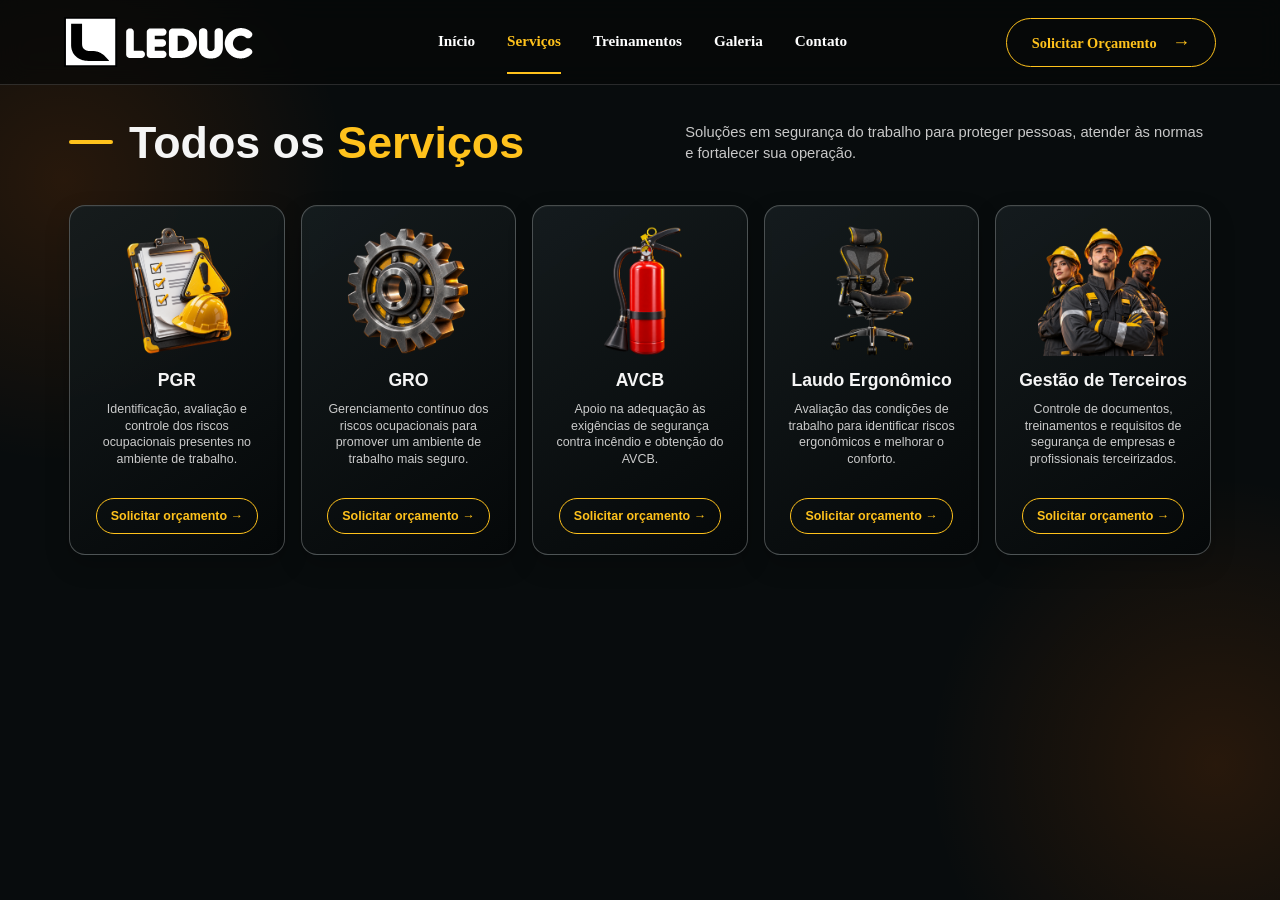
<file: servicos.html>
<!DOCTYPE html>
<html lang="pt-br">
<head>
    <meta charset="UTF-8">
    <meta name="viewport" content="width=device-width, initial-scale=1.0">
    <title>Serviços | LEDUC</title>
    <link rel="stylesheet" href="style.css">
    <link rel="icon" href="img/vetor/leduc_icone_fundo_transparente.svg">
    <script src="orcamento.js" defer></script>
    <script src="transicoes.js" defer></script>
</head>
<body class="pagina-servicos">
    <header class="navbar">
        <a class="navbar-logo" href="index.html#inicio">
            <img src="img/vetor/leduc_logo_sem_fundo_preto.svg" alt="LEDUC">
        </a>

        <nav class="navbar-nav" aria-label="Navegação principal">
            <a href="index.html#inicio">Início</a>
            <a class="ativo" href="servicos.html">Serviços</a>
            <div class="navbar-dropdown">
                <a href="index.html#treinamentos">Treinamentos</a>
                <div class="navbar-submenu">
                    <a href="treinamentos.html">Ver todos os treinamentos <span aria-hidden="true">→</span></a>
                </div>
            </div>
            <a href="index.html#galeria">Galeria</a>
            <a href="index.html#contato">Contato</a>
            <a class="navbar-orcamento navbar-orcamento-mobile" href="index.html#contato">Solicitar Orçamento <span aria-hidden="true">→</span></a>
        </nav>

        <a class="navbar-orcamento" href="index.html#contato">Solicitar Orçamento <span aria-hidden="true">→</span></a>
    </header>

    <main id="catalogo-servicos">
        <div class="catalogo-cabecalho">
            <div>
                <span class="linha-titulo" aria-hidden="true"></span>
                <h1>Todos os <span>Serviços</span></h1>
            </div>
            <p>Soluções em segurança do trabalho para proteger pessoas, atender às normas e fortalecer sua operação.</p>
        </div>

        <div class="catalogo-servicos-grade">
            <article class="catalogo-servico-card">
                <img src="img/servicos/pgr.png" alt="Ilustração de prancheta para PGR">
                <h2>PGR</h2>
                <p>Identificação, avaliação e controle dos riscos ocupacionais presentes no ambiente de trabalho.</p>
                <a href="index.html#contato">Solicitar orçamento →</a>
            </article>

            <article class="catalogo-servico-card">
                <img src="img/servicos/gro.png" alt="Ilustração de engrenagem para GRO">
                <h2>GRO</h2>
                <p>Gerenciamento contínuo dos riscos ocupacionais para promover um ambiente de trabalho mais seguro.</p>
                <a href="index.html#contato">Solicitar orçamento →</a>
            </article>

            <article class="catalogo-servico-card">
                <img src="img/servicos/avcb.png" alt="Ilustração de extintor para AVCB">
                <h2>AVCB</h2>
                <p>Apoio na adequação às exigências de segurança contra incêndio e obtenção do AVCB.</p>
                <a href="index.html#contato">Solicitar orçamento →</a>
            </article>

            <article class="catalogo-servico-card">
                <img src="img/servicos/laudo-ergonomico.png" alt="Ilustração de cadeira ergonômica">
                <h2>Laudo Ergonômico</h2>
                <p>Avaliação das condições de trabalho para identificar riscos ergonômicos e melhorar o conforto.</p>
                <a href="index.html#contato">Solicitar orçamento →</a>
            </article>

            <article class="catalogo-servico-card">
                <img src="img/servicos/gestao-terceiros.png" alt="Ilustração de profissionais usando capacetes">
                <h2>Gestão de Terceiros</h2>
                <p>Controle de documentos, treinamentos e requisitos de segurança de empresas e profissionais terceirizados.</p>
                <a href="index.html#contato">Solicitar orçamento →</a>
            </article>
        </div>
    </main>
</body>
</html>
</file>
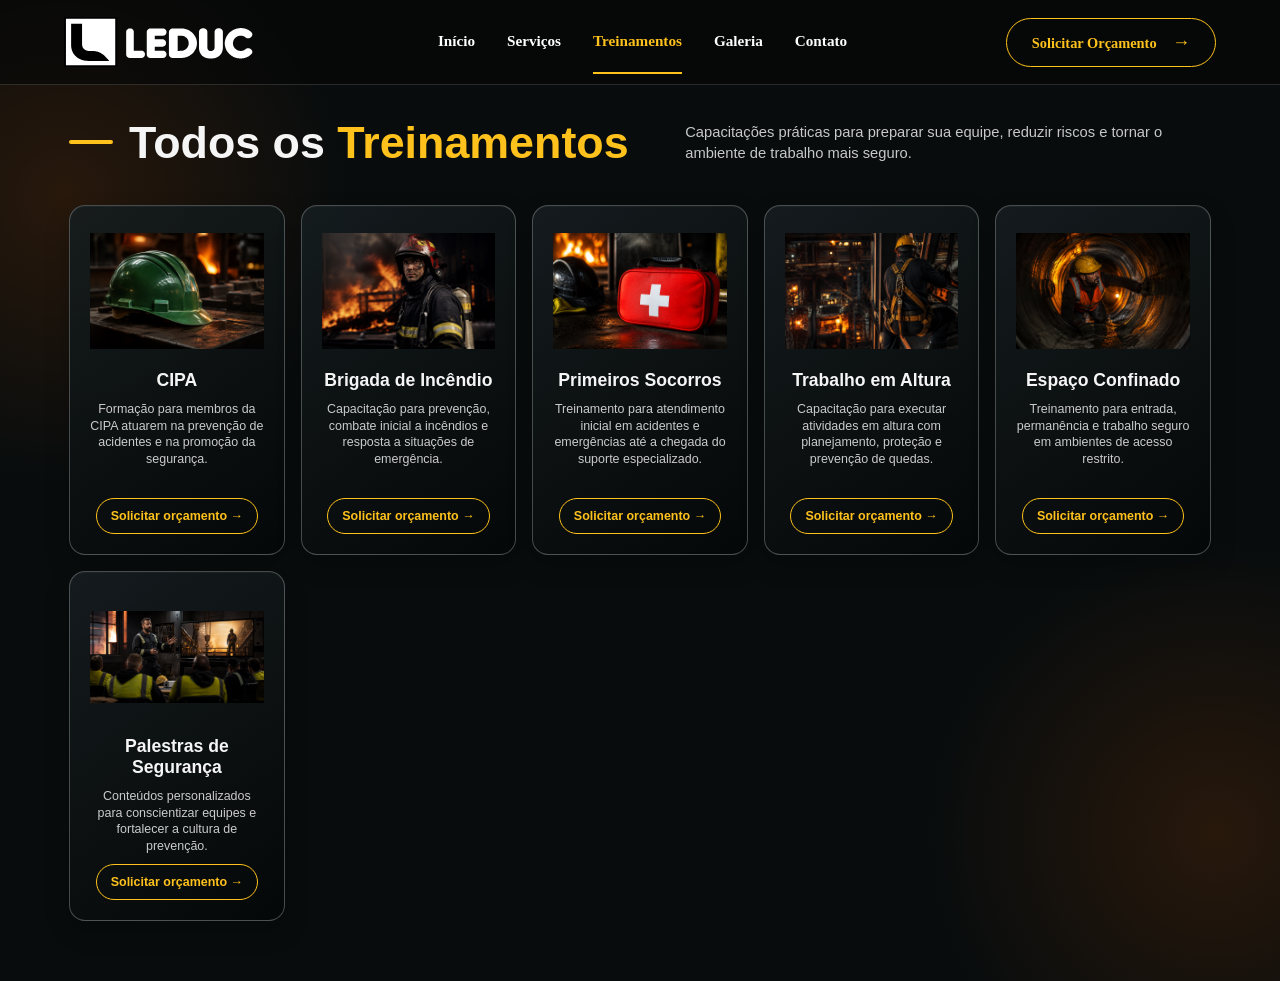
<file: treinamentos.html>
<!DOCTYPE html>
<html lang="pt-br">
<head>
    <meta charset="UTF-8">
    <meta name="viewport" content="width=device-width, initial-scale=1.0">
    <title>Treinamentos | LEDUC</title>
    <link rel="stylesheet" href="style.css">
    <link rel="icon" href="img/vetor/leduc_icone_fundo_transparente.svg">
    <script src="orcamento.js" defer></script>
    <script src="transicoes.js" defer></script>
</head>
<body class="pagina-treinamentos">
    <header class="navbar">
        <a class="navbar-logo" href="index.html#inicio">
            <img src="img/vetor/leduc_logo_sem_fundo_preto.svg" alt="LEDUC">
        </a>

        <nav class="navbar-nav" aria-label="Navegação principal">
            <a href="index.html#inicio">Início</a>
            <div class="navbar-dropdown">
                <a href="index.html#servicos">Serviços</a>
                <div class="navbar-submenu">
                    <a href="servicos.html">Ver todos os serviços <span aria-hidden="true">→</span></a>
                </div>
            </div>
            <a class="ativo" href="treinamentos.html">Treinamentos</a>
            <a href="index.html#galeria">Galeria</a>
            <a href="index.html#contato">Contato</a>
            <a class="navbar-orcamento navbar-orcamento-mobile" href="index.html#contato">Solicitar Orçamento <span aria-hidden="true">→</span></a>
        </nav>

        <a class="navbar-orcamento" href="index.html#contato">Solicitar Orçamento <span aria-hidden="true">→</span></a>
    </header>

    <main id="catalogo-treinamentos">
        <div class="catalogo-cabecalho">
            <div>
                <span class="linha-titulo" aria-hidden="true"></span>
                <h1>Todos os <span>Treinamentos</span></h1>
            </div>
            <p>Capacitações práticas para preparar sua equipe, reduzir riscos e tornar o ambiente de trabalho mais seguro.</p>
        </div>

        <div class="catalogo-servicos-grade">
            <article class="catalogo-servico-card">
                <img src="img/treinamentos/cipa.png" alt="Capacete de segurança verde para treinamento CIPA">
                <h2>CIPA</h2>
                <p>Formação para membros da CIPA atuarem na prevenção de acidentes e na promoção da segurança.</p>
                <a href="index.html#contato">Solicitar orçamento →</a>
            </article>

            <article class="catalogo-servico-card">
                <img src="img/treinamentos/brigada-incendio.png" alt="Bombeiro em treinamento de brigada de incêndio">
                <h2>Brigada de Incêndio</h2>
                <p>Capacitação para prevenção, combate inicial a incêndios e resposta a situações de emergência.</p>
                <a href="index.html#contato">Solicitar orçamento →</a>
            </article>

            <article class="catalogo-servico-card">
                <img src="img/treinamentos/primeiros-socorros.png" alt="Kit de primeiros socorros">
                <h2>Primeiros Socorros</h2>
                <p>Treinamento para atendimento inicial em acidentes e emergências até a chegada do suporte especializado.</p>
                <a href="index.html#contato">Solicitar orçamento →</a>
            </article>

            <article class="catalogo-servico-card">
                <img src="img/treinamentos/trabalho-altura.png" alt="Profissional em treinamento de trabalho em altura">
                <h2>Trabalho em Altura</h2>
                <p>Capacitação para executar atividades em altura com planejamento, proteção e prevenção de quedas.</p>
                <a href="index.html#contato">Solicitar orçamento →</a>
            </article>

            <article class="catalogo-servico-card">
                <img src="img/treinamentos/espaco-confinado.png" alt="Profissional em espaço confinado">
                <h2>Espaço Confinado</h2>
                <p>Treinamento para entrada, permanência e trabalho seguro em ambientes de acesso restrito.</p>
                <a href="index.html#contato">Solicitar orçamento →</a>
            </article>

            <article class="catalogo-servico-card">
                <img src="img/treinamentos/palestras-seguranca.png" alt="Palestra de segurança do trabalho">
                <h2>Palestras de Segurança</h2>
                <p>Conteúdos personalizados para conscientizar equipes e fortalecer a cultura de prevenção.</p>
                <a href="index.html#contato">Solicitar orçamento →</a>
            </article>
        </div>
    </main>
</body>
</html>
</file>
<file: style.css>
*{
    margin: 0;
    padding: 0;
    box-sizing: border-box ;
}

body.transicao-entrada {
    animation: pagina-entrando 0.45s ease-out both;
}

body.transicao-saida {
    animation: pagina-saindo 0.38s ease-in both;
    pointer-events: none;
}

@keyframes pagina-entrando {
    from {
        opacity: 0;
    }

    to {
        opacity: 1;
    }
}

@keyframes pagina-saindo {
    from {
        opacity: 1;
        filter: brightness(1);
    }

    to {
        opacity: 0;
        filter: brightness(0.35);
    }
}

@media (prefers-reduced-motion: reduce) {
    body.transicao-entrada,
    body.transicao-saida {
        animation: none;
    }
}

#inicio,
#servicos,
#treinamentos,
#galeria,
#contato {
    scroll-margin-top: 86px;
}

.navbar {
    position: fixed;
    z-index: 10;
    top: 0;
    left: 0;
    width: 100%;
    min-height: 64px;
    display: flex;
    justify-content: space-between;
    align-items: center;
    padding: 10px 5%;
    background-color: rgba(5, 7, 8, 0.62);
    backdrop-filter: blur(12px);
    -webkit-backdrop-filter: blur(12px);
    border-bottom: 1px solid rgba(255, 255, 255, 0.14);
}

.navbar img {
    height: 50px;
    width: auto;
    display: block;
}

.navbar a {
    color: white;
    text-decoration: none;
    transition: color 0.3s, border-color 0.3s, background-color 0.3s;
}

.navbar .navbar-logo {
    flex: 0 0 215px;
}

.navbar .navbar-nav {
    position: relative;
    align-self: stretch;
    display: flex;
    align-items: center;
    gap: clamp(18px, 2.5vw, 42px);
}

.navbar .navbar-nav > a,
.navbar .navbar-dropdown > a {
    height: 64px;
    display: flex;
    align-items: center;
    border-bottom: 2px solid transparent;
    font-size: 0.95rem;
    font-weight: 600;
}

.navbar .navbar-nav > a:hover,
.navbar .navbar-nav > a.ativo,
.navbar .navbar-dropdown > a:hover,
.navbar .navbar-dropdown > a.ativo {
    color: #ffc21c;
    border-bottom-color: #ffc21c;
}

.navbar-dropdown {
    position: relative;
    align-self: stretch;
    display: flex;
}

.navbar-submenu {
    position: absolute;
    z-index: 11;
    top: 58px;
    left: 50%;
    min-width: 205px;
    padding: 8px;
    border: 1px solid rgba(255, 194, 28, 0.45);
    border-radius: 10px;
    background: rgba(5, 7, 8, 0.92);
    box-shadow: 0 12px 28px rgba(0, 0, 0, 0.35);
    opacity: 0;
    pointer-events: none;
    transform: translate(-50%, -8px);
    transition: opacity 0.2s ease, transform 0.2s ease;
}

.navbar-submenu a {
    display: flex;
    justify-content: space-between;
    align-items: center;
    gap: 14px;
    padding: 11px 12px;
    border-radius: 6px;
    color: #ffc21c;
    font-size: 0.78rem;
    font-weight: 700;
    white-space: nowrap;
}

.navbar-submenu a:hover {
    background: #ffc21c;
    color: #111;
}

.navbar-dropdown:hover .navbar-submenu,
.navbar-dropdown:has(> a:focus-visible) .navbar-submenu,
.navbar-dropdown:has(.navbar-submenu a:focus-visible) .navbar-submenu {
    opacity: 1;
    pointer-events: auto;
    transform: translate(-50%, 0);
}

.navbar .navbar-orcamento {
    flex: 0 0 210px;
    padding: 13px 18px;
    border: 1px solid #ffc21c;
    border-radius: 999px;
    color: #ffc21c;
    font-size: 0.9rem;
    font-weight: 700;
    text-align: center;
}

.navbar .navbar-orcamento:hover {
    background-color: #ffc21c;
    color: #111;
}

.navbar .navbar-orcamento span {
    margin-left: 12px;
    font-size: 1.25em;
}

@media (max-width: 960px) {
    .navbar .navbar-logo {
        flex-basis: 165px;
    }

    .navbar img {
        height: 40px;
    }

    .navbar .navbar-nav {
        gap: 16px;
    }

    .navbar .navbar-orcamento {
        flex-basis: 185px;
    }
}

@media (max-width: 760px) {
    .navbar {
        padding: 10px 20px;
    }

    .navbar .navbar-logo {
        flex-basis: auto;
    }

    .navbar img {
        height: 34px;
    }

    .navbar .navbar-nav,
    .navbar .navbar-orcamento {
        display: none;
    }
}
#inicio {
    aspect-ratio: 2035 / 773;
    padding: max(96px, 7vw) 12% 3%;
    display: flex;
    flex-direction: column;
    align-items: flex-start;
    color: white;
    font-family: Arial, Helvetica, sans-serif;
    background-image:
        linear-gradient(
            90deg,
            rgba(0, 0, 0, 0.86) 0%,
            rgba(0, 0, 0, 0.66) 43%,
            rgba(0, 0, 0, 0.08) 68%
        ),
        url("img/section-inicio.png");
    background-size: 100% 100%;
    background-position: center;
    background-repeat: no-repeat;
}

#inicio .inicio-chamada {
    margin-bottom: 13px;
    font-size: clamp(0.65rem, 0.82vw, 0.95rem);
    font-weight: 500;
    line-height: 1.35;
}

#inicio h1 {
    max-width: 700px;
    margin-bottom: 16px;
    font-size: clamp(2rem, 3.65vw, 4.25rem);
    font-style: italic;
    line-height: 1;
    font-weight: 800;
}

#inicio h1 span {
    color: #ffc21c;
    font-style: normal;
}

#inicio .inicio-descricao {
    max-width: 560px;
    margin-bottom: 23px;
    font-size: clamp(0.85rem, 1.1vw, 1.1rem);
    line-height: 1.4;
}

#inicio .inicio-botao {
    display: inline-block;
    padding: 15px 26px;
    border-radius: 999px;
    background-color: #ffc21c;
    color: #111;
    font-size: clamp(0.75rem, 0.9vw, 1rem);
    font-weight: 700;
    text-decoration: none;
}

#inicio .inicio-botao:hover {
    background-color: white;
}

#inicio .inicio-botao span {
    margin-left: 12px;
    font-size: 1.2em;
}

#inicio .inicio-beneficios {
    display: flex;
    gap: 22px;
    margin-top: auto;
}

#inicio .beneficio {
    display: flex;
    align-items: center;
    gap: 10px;
    padding-right: 22px;
    border-right: 1px solid rgba(255, 255, 255, 0.45);
}

#inicio .beneficio:last-child {
    padding-right: 0;
    border-right: 0;
}

#inicio .beneficio img {
    width: clamp(24px, 2vw, 38px);
    height: clamp(24px, 2vw, 38px);
}

#inicio .beneficio p {
    font-size: clamp(0.55rem, 0.7vw, 0.83rem);
    line-height: 1.25;
}

@media (max-width: 700px) {
    #inicio {
        aspect-ratio: auto;
        min-height: 100dvh;
        height: 100dvh;
        padding: 86px 24px 28px;
        background-image:
            linear-gradient(
                90deg,
                rgba(0, 0, 0, 0.86) 0%,
                rgba(0, 0, 0, 0.66) 43%,
                rgba(0, 0, 0, 0.08) 68%
            ),
            url("img/section-inicio-v2.png");
        background-size: cover;
        background-position: 100% center;
    }

    #inicio .inicio-beneficios {
        width: 100%;
        flex-wrap: nowrap;
        gap: 0;
    }

    #inicio .beneficio {
        flex: 1 1 0;
        gap: 6px;
        padding-right: 8px;
    }

    #inicio .beneficio img {
        width: 21px;
        height: 21px;
    }

    #inicio .beneficio p {
        font-size: 0.56rem;
    }
}

#servicos {
    padding: 42px 5.4% 28px;
    color: #f5f5f5;
    font-family: Arial, Helvetica, sans-serif;
    background:
        radial-gradient(circle at 2% 75%, rgba(255, 130, 0, 0.16), transparent 18%),
        radial-gradient(circle at 98% 15%, rgba(255, 130, 0, 0.12), transparent 20%),
        linear-gradient(135deg, #111719 0%, #080c0d 52%, #101618 100%);
    border-top: 1px solid rgba(255, 194, 28, 0.32);
    border-bottom: 1px solid rgba(255, 194, 28, 0.32);
}

.servicos-cabecalho {
    display: grid;
    grid-template-columns: 1fr 1.15fr 1fr;
    align-items: center;
    gap: 24px;
    margin-bottom: 24px;
}

.servicos-titulo {
    display: flex;
    align-items: center;
    gap: 16px;
}

.linha-titulo {
    width: 44px;
    height: 4px;
    border-radius: 999px;
    background-color: #ffc21c;
}

.servicos-titulo h2 {
    font-size: clamp(1.7rem, 2.4vw, 2.8rem);
    line-height: 1;
}

.servicos-titulo h2 span {
    color: #ffc21c;
}

.servicos-cabecalho > p {
    color: #c8c8c8;
    font-size: clamp(0.78rem, 1vw, 1rem);
    line-height: 1.3;
    text-align: center;
}

.ver-servicos {
    justify-self: end;
    color: #ffc21c;
    font-size: clamp(0.78rem, 0.9vw, 0.95rem);
    font-weight: 700;
    text-decoration: none;
}

.ver-servicos span {
    margin-left: 10px;
    font-size: 1.3em;
}

.servicos-grade {
    display: grid;
    grid-template-columns: repeat(5, minmax(0, 1fr));
    gap: 12px;
}

.servico-card {
    min-height: 0;
    padding: 16px 18px 18px;
    display: flex;
    flex-direction: column;
    align-items: center;
    border: 1px solid rgba(196, 204, 203, 0.33);
    border-radius: 14px;
    background: linear-gradient(145deg, rgba(22, 29, 31, 0.88), rgba(5, 8, 9, 0.92));
    box-shadow: inset 0 1px rgba(255, 255, 255, 0.04), 0 10px 25px rgba(0, 0, 0, 0.22);
    transition: transform 0.25s ease, border-color 0.25s ease, background-color 0.25s ease;
}

.servico-card:hover {
    transform: translateY(-6px);
    border-color: rgba(255, 194, 28, 0.8);
    background-color: #111719;
}

.servico-card > img {
    width: 100%;
    height: clamp(85px, 7.5vw, 115px);
    margin-bottom: 8px;
    object-fit: contain;
}

.servico-card h3 {
    margin-bottom: 9px;
    font-size: clamp(1rem, 1.2vw, 1.35rem);
    line-height: 1.05;
    text-align: center;
}

.servico-card p {
    width: 100%;
    color: #c9c9c9;
    font-size: clamp(0.76rem, 0.87vw, 0.96rem);
    line-height: 1.27;
    text-align: center;
}

.servico-detalhes {
    display: none;
    gap: 10px;
    margin-top: 16px;
    padding-top: 15px;
    border-top: 1px solid rgba(255, 255, 255, 0.16);
}

.servico-detalhes strong {
    color: #ffc21c;
    font-size: 0.78rem;
}

.servico-detalhes p {
    margin-top: 3px;
    font-size: 0.78rem;
    line-height: 1.35;
}

.servico-detalhes a {
    width: fit-content;
    margin-top: 4px;
    padding: 10px 15px;
    border-radius: 999px;
    background-color: #ffc21c;
    color: #111;
    font-size: 0.78rem;
    font-weight: 700;
    text-decoration: none;
}

.servico-detalhe,
.treinamento-detalhe {
    width: 31px;
    height: 31px;
    margin-top: auto;
    display: grid;
    place-items: center;
    border: 2px solid #ffc21c;
    border-radius: 50%;
    background: transparent;
    color: #ffc21c;
    cursor: pointer;
    font-size: 1.15rem;
    font-weight: 700;
    line-height: 1;
    transition: background-color 0.25s ease, color 0.25s ease, transform 0.25s ease;
}

.servico-detalhe:hover,
.treinamento-detalhe:hover {
    background-color: #ffc21c;
    color: #111;
}

body.modal-aberto {
    overflow: hidden;
}

.servico-modal {
    position: fixed;
    z-index: 100;
    inset: 0;
    display: grid;
    place-items: center;
    padding: 24px;
    overflow-y: auto;
    background: rgba(1, 4, 5, 0.78);
    backdrop-filter: blur(9px) brightness(0.55);
    -webkit-backdrop-filter: blur(9px) brightness(0.55);
    opacity: 0;
    pointer-events: none;
    transition: opacity 0.3s ease;
}

.servico-modal::before {
    content: "";
    position: fixed;
    inset: -20%;
    z-index: -1;
    pointer-events: none;
    background:
        radial-gradient(circle at 15% 85%, rgba(255, 64, 0, 0.32), transparent 26%),
        radial-gradient(circle at 82% 18%, rgba(255, 169, 0, 0.24), transparent 23%),
        radial-gradient(circle at 51% 102%, rgba(255, 104, 0, 0.26), transparent 29%);
    filter: blur(34px);
    animation: brilho-fogo 2.5s ease-in-out infinite alternate;
}

.servico-modal.visivel {
    opacity: 1;
    pointer-events: auto;
}

.modal-painel {
    position: relative;
    width: min(720px, 100%);
    min-height: 360px;
    display: grid;
    grid-template-columns: minmax(180px, 0.72fr) 1.28fr;
    gap: 26px;
    align-items: center;
    padding: 32px;
    border: 1px solid rgba(255, 194, 28, 0.65);
    border-radius: 20px;
    color: #fff;
    background:
        radial-gradient(circle at 15% 90%, rgba(202, 64, 0, 0.18), transparent 35%),
        linear-gradient(145deg, rgba(25, 32, 34, 0.98), rgba(4, 7, 8, 0.99));
    box-shadow: 0 0 55px rgba(255, 111, 0, 0.28), 0 22px 60px rgba(0, 0, 0, 0.65);
}

.servico-modal.visivel .modal-painel {
    animation: giro-cartao 0.72s cubic-bezier(0.2, 0.85, 0.25, 1) both;
}

.modal-fechar {
    position: absolute;
    top: 12px;
    right: 15px;
    width: 35px;
    height: 35px;
    border: 1px solid rgba(255, 255, 255, 0.35);
    border-radius: 50%;
    background: transparent;
    color: #fff;
    cursor: pointer;
    font-size: 1.5rem;
    line-height: 1;
}

.modal-fechar:hover {
    border-color: #ffc21c;
    color: #ffc21c;
}

.modal-imagem {
    width: 100%;
    max-height: 250px;
    object-fit: contain;
}

.modal-conteudo h2 {
    margin-bottom: 10px;
    color: #ffc21c;
    font-size: clamp(1.75rem, 3vw, 2.55rem);
}

.modal-resumo {
    margin-bottom: 18px;
    color: #dedede;
    line-height: 1.45;
}

.modal-detalhes {
    display: grid;
    gap: 13px;
    padding-top: 16px;
    border-top: 1px solid rgba(255, 255, 255, 0.17);
}

.modal-detalhes strong {
    color: #ffc21c;
    font-size: 0.84rem;
}

.modal-detalhes p {
    margin-top: 4px;
    color: #d2d2d2;
    font-size: 0.88rem;
    line-height: 1.4;
}

.modal-detalhes a {
    width: fit-content;
    margin-top: 4px;
    padding: 12px 18px;
    border-radius: 999px;
    background-color: #ffc21c;
    color: #111;
    font-size: 0.86rem;
    font-weight: 700;
    text-decoration: none;
}

@keyframes giro-cartao {
    from {
        opacity: 0;
        transform: perspective(1100px) rotateY(-80deg) scale(0.86);
    }

    70% {
        opacity: 1;
        transform: perspective(1100px) rotateY(8deg) scale(1.02);
    }

    to {
        opacity: 1;
        transform: perspective(1100px) rotateY(0) scale(1);
    }
}

@keyframes brilho-fogo {
    from {
        transform: translate3d(-2%, 1%, 0) scale(0.98);
    }

    to {
        transform: translate3d(2%, -1%, 0) scale(1.04);
    }
}

@media (max-width: 1000px) {
    .servicos-grade {
        grid-template-columns: repeat(3, minmax(0, 1fr));
    }
}

@media (max-width: 700px) {
    #servicos {
        padding: 36px 24px;
    }

    .servicos-cabecalho {
        grid-template-columns: 1fr;
        gap: 18px;
    }

    .servicos-cabecalho > p {
        text-align: left;
    }

    .ver-servicos {
        justify-self: start;
    }

    .servicos-grade {
        grid-template-columns: repeat(2, minmax(0, 1fr));
        gap: 10px;
    }

    .servico-card:nth-child(n + 5) {
        display: none;
    }

    .servico-card {
        padding: 13px 10px 14px;
    }

    .servico-card > img {
        height: 88px;
    }

    .servico-card h3 {
        margin-bottom: 7px;
        font-size: 0.98rem;
    }

    .servico-card p {
        font-size: 0.7rem;
        line-height: 1.25;
    }

    .servico-detalhe {
        width: auto;
        height: auto;
        min-height: 33px;
        padding: 0 11px;
        font-size: 0;
    }

    .servico-detalhe::before {
        content: "Ver detalhes";
        font-size: 0.65rem;
    }

    .servico-detalhe::after {
        margin-left: 7px;
        content: "→";
        font-size: 0.8rem;
    }

    .modal-painel {
        grid-template-columns: 1fr;
        gap: 12px;
        padding: 52px 24px 28px;
    }

    .modal-imagem {
        max-height: 175px;
    }
}

#treinamentos {
    padding: 34px 5.4% 22px;
    color: #f5f5f5;
    font-family: Arial, Helvetica, sans-serif;
    background:
        radial-gradient(circle at 1% 80%, rgba(255, 102, 0, 0.18), transparent 18%),
        radial-gradient(circle at 100% 82%, rgba(255, 102, 0, 0.23), transparent 20%),
        linear-gradient(135deg, #111719 0%, #080c0d 52%, #101618 100%);
    border-top: 1px solid rgba(255, 194, 28, 0.32);
    border-bottom: 1px solid rgba(255, 194, 28, 0.32);
}

.treinamentos-cabecalho {
    display: grid;
    grid-template-columns: max-content minmax(240px, 1fr) max-content;
    align-items: center;
    gap: clamp(24px, 4vw, 64px);
    margin-bottom: 18px;
}

.treinamentos-titulo {
    display: flex;
    align-items: center;
    gap: 16px;
}

.treinamentos-titulo h2 {
    font-size: clamp(1.55rem, 2vw, 2.35rem);
    line-height: 1;
    white-space: nowrap;
}

.treinamentos-titulo h2 span {
    color: #ffc21c;
}

.treinamentos-cabecalho > p {
    color: #c8c8c8;
    font-size: clamp(0.76rem, 0.9vw, 0.94rem);
    line-height: 1.3;
    text-align: center;
}

.ver-treinamentos {
    justify-self: end;
    color: #ffc21c;
    font-size: clamp(0.76rem, 0.86vw, 0.92rem);
    font-weight: 700;
    text-decoration: none;
}

.ver-treinamentos span {
    margin-left: 10px;
    font-size: 1.3em;
}

.treinamentos-grade {
    display: grid;
    grid-template-columns: repeat(6, minmax(0, 1fr));
    gap: 10px;
}

.treinamento-card {
    min-height: 0;
    display: flex;
    flex-direction: column;
    align-items: center;
    overflow: hidden;
    border: 1px solid rgba(196, 204, 203, 0.33);
    border-radius: 12px;
    background: linear-gradient(145deg, rgba(22, 29, 31, 0.9), rgba(5, 8, 9, 0.94));
    box-shadow: inset 0 1px rgba(255, 255, 255, 0.04), 0 10px 25px rgba(0, 0, 0, 0.22);
    transition: transform 0.25s ease, border-color 0.25s ease;
}

.treinamento-card:hover {
    transform: translateY(-6px);
    border-color: rgba(255, 194, 28, 0.8);
}

.treinamento-card > img {
    width: 100%;
    height: clamp(88px, 8.5vw, 130px);
    object-fit: cover;
    object-position: center;
}

.treinamento-card h3 {
    margin: 11px 13px 7px;
    font-size: clamp(0.9rem, 1.02vw, 1.1rem);
    line-height: 1.1;
    text-align: center;
}

.treinamento-card p {
    width: calc(100% - 26px);
    margin: 0 13px;
    color: #c9c9c9;
    font-size: clamp(0.7rem, 0.77vw, 0.84rem);
    line-height: 1.3;
    text-align: center;
}

.treinamento-detalhes {
    display: none;
}

.treinamento-detalhe {
    width: 27px;
    height: 27px;
    margin: auto auto 13px;
    display: grid;
    place-items: center;
    border: 2px solid #ffc21c;
    border-radius: 50%;
    background: transparent;
    color: #ffc21c;
    cursor: pointer;
    font-size: 1rem;
    font-weight: 700;
    line-height: 1;
}

.treinamento-detalhe:hover {
    background-color: #ffc21c;
    color: #111;
}

.servico-detalhe,
.treinamento-detalhe {
    width: auto;
    min-height: 36px;
    height: auto;
    padding: 8px 14px;
    display: inline-flex;
    align-items: center;
    justify-content: center;
    gap: 8px;
    border-radius: 999px;
    font-size: 0.95rem;
}

.servico-detalhe {
    margin-top: auto;
}

.treinamento-detalhe {
    margin: auto auto 13px;
}

.servico-detalhe::before,
.treinamento-detalhe::before {
    content: "Ver detalhes";
    font-size: 0.76rem;
    font-weight: 700;
}

@media (max-width: 1100px) {
    .treinamentos-grade {
        grid-template-columns: repeat(3, minmax(0, 1fr));
    }
}

@media (max-width: 700px) {
    #treinamentos {
        padding: 36px 24px;
    }

    .treinamentos-cabecalho {
        grid-template-columns: 1fr;
        gap: 18px;
    }

    .treinamentos-cabecalho > p {
        text-align: left;
    }

    .ver-treinamentos {
        justify-self: start;
    }

    .treinamentos-grade {
        grid-template-columns: repeat(2, minmax(0, 1fr));
        gap: 10px;
    }

    .treinamento-card:nth-child(n + 5) {
        display: none;
    }

    .treinamento-card {
        padding: 0 10px 12px;
    }

    .treinamento-card > img {
        height: 100px;
        margin: 0 -10px 9px;
        width: calc(100% + 20px);
    }

    .treinamento-card h3 {
        margin: 5px 0 6px;
        font-size: 0.88rem;
    }

    .treinamento-card p {
        width: 100%;
        margin: 0;
        font-size: 0.67rem;
        line-height: 1.25;
    }

    .treinamento-detalhe {
        min-height: 33px;
        margin: auto auto 0;
        padding: 0 11px;
        font-size: 0;
    }

    .treinamento-detalhe::before {
        font-size: 0.65rem;
    }

    .treinamento-detalhe::after {
        margin-left: 7px;
        content: "→";
        font-size: 0.8rem;
    }
}

#galeria {
    position: relative;
    display: grid;
    grid-template-columns: minmax(220px, 0.82fr) minmax(460px, 1.7fr) minmax(110px, 0.35fr);
    align-items: center;
    gap: 28px;
    min-height: 275px;
    padding: 28px 5.4%;
    overflow: hidden;
    color: #f5f5f5;
    font-family: Arial, Helvetica, sans-serif;
    background:
        radial-gradient(circle at 100% 80%, rgba(255, 96, 0, 0.28), transparent 22%),
        radial-gradient(circle at 0% 30%, rgba(255, 96, 0, 0.14), transparent 17%),
        linear-gradient(135deg, #111719 0%, #070b0c 54%, #111719 100%);
    border-top: 1px solid rgba(255, 194, 28, 0.32);
    border-bottom: 1px solid rgba(255, 194, 28, 0.32);
}

.galeria-intro {
    position: relative;
    z-index: 2;
}

.galeria-titulo {
    display: flex;
    align-items: center;
    gap: 16px;
    margin-bottom: 16px;
}

.galeria-titulo h2 {
    font-size: clamp(1.6rem, 2.2vw, 2.5rem);
}

.galeria-intro > p {
    max-width: 270px;
    margin-bottom: 20px;
    color: #dadada;
    font-size: clamp(0.8rem, 1vw, 1rem);
    line-height: 1.4;
}

.galeria-abrir {
    display: inline-block;
    padding: 11px 16px;
    border: 1px solid #ffc21c;
    border-radius: 999px;
    background: transparent;
    color: #fff;
    cursor: pointer;
    font-size: 0.82rem;
    font-weight: 700;
    text-decoration: none;
}

.galeria-abrir span {
    margin-left: 10px;
    color: #ffc21c;
    font-size: 1.25em;
}

.galeria-abrir:hover {
    background-color: #ffc21c;
    color: #111;
}

.galeria-abrir:hover span {
    color: #111;
}

.galeria-carrossel {
    position: relative;
    min-width: 0;
    height: 205px;
}

.galeria-fotos {
    position: relative;
    width: 100%;
    height: 100%;
}

.galeria-foto {
    position: absolute;
    top: 10px;
    width: 34%;
    height: 172px;
    border: 2px solid rgba(255, 255, 255, 0.68);
    border-radius: 10px;
    object-fit: cover;
    box-shadow: 0 12px 24px rgba(0, 0, 0, 0.45);
    opacity: 0;
    pointer-events: none;
    transition: left 0.55s ease, transform 0.55s ease, opacity 0.35s ease;
}

.galeria-foto.posicao-0 {
    left: 1%;
    z-index: 1;
    opacity: 1;
    transform: rotate(-5deg) scale(0.93);
}

.galeria-foto.posicao-1 {
    left: 32%;
    z-index: 3;
    opacity: 1;
    transform: rotate(3deg) scale(1.08);
}

.galeria-foto.posicao-2 {
    left: 64%;
    z-index: 2;
    opacity: 1;
    transform: rotate(-4deg) scale(0.93);
}

.galeria-foto.fora-da-galeria {
    left: 96%;
    z-index: 0;
    opacity: 0;
    transform: rotate(5deg) scale(0.8);
}

.galeria-controle {
    position: absolute;
    z-index: 5;
    top: 50%;
    width: 34px;
    height: 34px;
    display: grid;
    place-items: center;
    border: 1px solid rgba(255, 255, 255, 0.6);
    border-radius: 50%;
    background: rgba(4, 8, 9, 0.88);
    color: #fff;
    cursor: pointer;
    font-size: 1.15rem;
    transform: translateY(-50%);
}

.galeria-controle:hover {
    border-color: #ffc21c;
    background-color: #ffc21c;
    color: #111;
}

.galeria-anterior {
    left: -11px;
}

.galeria-proxima {
    right: -11px;
}

.galeria-frase {
    color: #d8d8d8;
    font-family: Georgia, serif;
    font-size: clamp(1.1rem, 1.7vw, 1.85rem);
    font-style: italic;
    line-height: 1.05;
    transform: rotate(-8deg);
}

.galeria-modal {
    position: fixed;
    z-index: 110;
    inset: 0;
    display: grid;
    place-items: center;
    padding: 24px;
    overflow-y: auto;
    background: rgba(1, 4, 5, 0.82);
    backdrop-filter: blur(10px);
    -webkit-backdrop-filter: blur(10px);
    opacity: 0;
    pointer-events: none;
    transition: opacity 0.25s ease;
}

.galeria-modal.visivel {
    opacity: 1;
    pointer-events: auto;
}

.galeria-modal-painel {
    position: relative;
    width: min(980px, 100%);
    padding: 34px;
    border: 1px solid rgba(255, 194, 28, 0.65);
    border-radius: 18px;
    background: linear-gradient(145deg, #182023, #06090a);
    box-shadow: 0 0 55px rgba(255, 111, 0, 0.22), 0 22px 60px rgba(0, 0, 0, 0.65);
}

.galeria-modal-painel h2 {
    margin-bottom: 22px;
    color: #ffc21c;
    font-family: Arial, Helvetica, sans-serif;
    font-size: clamp(1.7rem, 3vw, 2.6rem);
}

.galeria-modal-fechar {
    position: absolute;
    top: 14px;
    right: 16px;
    width: 35px;
    height: 35px;
    border: 1px solid rgba(255, 255, 255, 0.38);
    border-radius: 50%;
    background: transparent;
    color: #fff;
    cursor: pointer;
    font-size: 1.5rem;
    line-height: 1;
}

.galeria-modal-fechar:hover {
    border-color: #ffc21c;
    color: #ffc21c;
}

.galeria-modal-grade {
    display: grid;
    grid-template-columns: repeat(2, minmax(0, 1fr));
    gap: 16px;
}

.galeria-modal-grade img {
    width: 100%;
    aspect-ratio: 4 / 3;
    border: 1px solid rgba(255, 255, 255, 0.28);
    border-radius: 10px;
    object-fit: cover;
}

@media (max-width: 900px) {
    #galeria {
        grid-template-columns: 1fr;
    }

    .galeria-frase {
        display: none;
    }
}

@media (max-width: 600px) {
    #galeria {
        padding: 36px 24px;
    }

    .galeria-carrossel {
        height: 240px;
    }

    .galeria-foto {
        width: 58%;
        height: 190px;
    }

    .galeria-foto.posicao-0 {
        left: -5%;
    }

    .galeria-foto.posicao-1 {
        left: 23%;
    }

    .galeria-foto.posicao-2 {
        left: 50%;
    }

    .galeria-modal-painel {
        padding: 52px 20px 20px;
    }

    .galeria-modal-grade {
        grid-template-columns: 1fr;
    }
}

#contato {
    min-height: 0;
    aspect-ratio: 5 / 1;
    display: grid;
    grid-template-columns: minmax(300px, 0.82fr) minmax(460px, 1.18fr);
    align-items: center;
    gap: clamp(36px, 6vw, 100px);
    padding: 22px 5.4%;
    color: #fff;
    font-family: Arial, Helvetica, sans-serif;
    background-image:
        linear-gradient(90deg, rgba(3, 8, 9, 0.96) 0%, rgba(3, 8, 9, 0.8) 38%, rgba(3, 8, 9, 0.18) 82%),
        url("img/section-contato-wide.png");
    background-size: 100% 100%;
    background-position: center;
    border-top: 1px solid rgba(255, 194, 28, 0.38);
}

.contato-chamada {
    max-width: 445px;
    padding: clamp(18px, 2vw, 30px);
    border: 1px solid rgba(255, 194, 28, 0.3);
    border-left: 3px solid #ffc21c;
    border-radius: 4px 14px 14px 4px;
    background: linear-gradient(110deg, rgba(5, 10, 11, 0.92), rgba(5, 10, 11, 0.57));
    box-shadow: 0 16px 34px rgba(0, 0, 0, 0.22);
    backdrop-filter: blur(5px);
    -webkit-backdrop-filter: blur(5px);
}

.contato-chamada::before {
    content: "FALE COM A LEDUC";
    display: block;
    margin-bottom: 8px;
    color: #ffc21c;
    font-size: clamp(0.63rem, 0.72vw, 0.75rem);
    font-weight: 800;
    letter-spacing: 0.13em;
}

.contato-chamada h2 {
    margin-bottom: 9px;
    font-size: clamp(2rem, 2.85vw, 3.15rem);
    line-height: 1;
}

.contato-chamada h2 span {
    color: #ffc21c;
}

.contato-chamada > p {
    max-width: 350px;
    margin-bottom: 18px;
    color: #e2e2e2;
    font-size: clamp(0.9rem, 1.05vw, 1.05rem);
    line-height: 1.4;
}

.botao-whatsapp {
    display: inline-flex;
    align-items: center;
    gap: 10px;
    padding: 12px 18px;
    border-radius: 9px;
    background-color: #1fbd62;
    color: #fff;
    font-size: 0.95rem;
    font-weight: 700;
    text-decoration: none;
    box-shadow: 0 7px 18px rgba(0, 0, 0, 0.28);
}

.botao-whatsapp:hover {
    background-color: #27d76e;
}

.whatsapp-icone {
    width: 20px;
    height: 20px;
    fill: none;
    stroke: currentColor;
    stroke-linecap: round;
    stroke-linejoin: round;
    stroke-width: 1.7;
}

.botao-whatsapp b {
    margin-left: 8px;
    font-size: 1.2em;
}

.contato-beneficios {
    display: grid;
    grid-template-columns: repeat(3, minmax(0, 1fr));
    gap: 0;
    padding: clamp(17px, 2vw, 27px);
    border: 1px solid rgba(255, 255, 255, 0.16);
    border-radius: 14px;
    background: rgba(5, 10, 11, 0.73);
    box-shadow: 0 16px 34px rgba(0, 0, 0, 0.23);
    backdrop-filter: blur(7px);
    -webkit-backdrop-filter: blur(7px);
}

.contato-beneficios > div {
    display: flex;
    align-items: center;
    gap: 11px;
    padding: 2px clamp(10px, 1.4vw, 22px);
}

.contato-beneficios > div + div {
    border-left: 1px solid rgba(255, 255, 255, 0.16);
}

.contato-beneficios img {
    width: clamp(21px, 1.8vw, 30px);
    height: clamp(21px, 1.8vw, 30px);
}

.contato-beneficios p {
    color: #f4f4f4;
    font-size: clamp(0.78rem, 0.88vw, 0.96rem);
    line-height: 1.25;
}

.footer {
    min-height: 66px;
    display: grid;
    grid-template-columns: 190px 1fr auto 155px;
    align-items: center;
    gap: 26px;
    padding: 10px 5.4%;
    color: #e8e8e8;
    font-family: Arial, Helvetica, sans-serif;
    background: #05090a;
    border-top: 1px solid rgba(255, 255, 255, 0.08);
}

.footer-logo img {
    width: 145px;
    height: auto;
    display: block;
}

.footer-nav {
    display: flex;
    justify-content: center;
    gap: clamp(12px, 2vw, 30px);
}

.footer-nav a {
    color: #e8e8e8;
    font-size: 0.84rem;
    text-decoration: none;
}

.footer-nav a:hover {
    color: #ffc21c;
}

.footer-sociais {
    display: flex;
    gap: 10px;
}

.footer-sociais a {
    width: 25px;
    height: 25px;
    display: grid;
    place-items: center;
    border: 1px solid #d8d8d8;
    border-radius: 5px;
    color: #fff;
    font-size: 0.68rem;
    font-weight: 700;
    text-decoration: none;
}

.footer-sociais a:hover {
    border-color: #ffc21c;
    color: #ffc21c;
}

.footer > p {
    color: #d8d8d8;
    font-size: 0.78rem;
    line-height: 1.3;
}

@media (max-width: 900px) {
    #contato {
        aspect-ratio: auto;
        min-height: 430px;
        grid-template-columns: 1fr;
        gap: 30px;
        background-size: cover;
    }

    .contato-beneficios {
        justify-content: flex-start;
        grid-template-columns: repeat(3, minmax(0, 1fr));
    }

    .footer {
        grid-template-columns: 1fr 1fr;
    }

    .footer-nav {
        grid-column: 1 / -1;
        grid-row: 2;
        justify-content: flex-start;
        flex-wrap: wrap;
    }
}

@media (max-width: 600px) {
    #contato {
        padding: 48px 24px;
        background-position: 65% center;
    }

    .contato-beneficios {
        flex-direction: column;
        align-items: flex-start;
        grid-template-columns: 1fr;
        gap: 14px;
        padding: 20px;
    }

    .contato-beneficios > div {
        padding: 0;
    }

    .contato-beneficios > div + div {
        padding-top: 14px;
        border-top: 1px solid rgba(255, 255, 255, 0.16);
        border-left: 0;
    }

    .footer {
        grid-template-columns: 1fr auto;
        padding: 24px;
    }

    .footer > p {
        display: none;
    }
}

.pagina-servicos,
.pagina-treinamentos,
.pagina-galeria {
    min-height: 100vh;
    color: #f5f5f5;
    background:
        radial-gradient(circle at 5% 20%, rgba(255, 106, 0, 0.13), transparent 20%),
        radial-gradient(circle at 95% 85%, rgba(255, 106, 0, 0.13), transparent 20%),
        #080c0d;
}

#catalogo-servicos,
#catalogo-treinamentos,
#catalogo-galeria {
    padding: 120px 5.4% 60px;
    font-family: Arial, Helvetica, sans-serif;
}

.catalogo-cabecalho {
    display: grid;
    grid-template-columns: 1fr minmax(280px, 0.9fr);
    align-items: end;
    gap: 32px;
    margin-bottom: 40px;
}

.catalogo-cabecalho > div {
    display: flex;
    align-items: center;
    gap: 16px;
}

.catalogo-cabecalho h1 {
    font-size: clamp(2.1rem, 3.5vw, 4rem);
    line-height: 1;
}

.catalogo-cabecalho h1 span {
    color: #ffc21c;
}

.catalogo-cabecalho > p {
    color: #c8c8c8;
    font-size: clamp(0.92rem, 1.1vw, 1.1rem);
    line-height: 1.45;
}

.catalogo-servicos-grade {
    display: grid;
    grid-template-columns: repeat(5, minmax(0, 1fr));
    gap: 16px;
}

.catalogo-servico-card {
    min-height: 350px;
    padding: 20px;
    display: flex;
    flex-direction: column;
    align-items: center;
    border: 1px solid rgba(196, 204, 203, 0.33);
    border-radius: 16px;
    background: linear-gradient(145deg, rgba(22, 29, 31, 0.92), rgba(5, 8, 9, 0.96));
    box-shadow: inset 0 1px rgba(255, 255, 255, 0.04), 0 10px 25px rgba(0, 0, 0, 0.22);
}

.catalogo-servico-card > img {
    width: 100%;
    height: 130px;
    margin-bottom: 14px;
    object-fit: contain;
}

.catalogo-servico-card h2 {
    margin-bottom: 10px;
    font-size: clamp(1.1rem, 1.35vw, 1.45rem);
    text-align: center;
}

.catalogo-servico-card p {
    color: #cbcbcb;
    font-size: clamp(0.78rem, 0.9vw, 0.96rem);
    line-height: 1.35;
    text-align: center;
}

.catalogo-servico-card a {
    margin-top: auto;
    padding: 10px 14px;
    border: 1px solid #ffc21c;
    border-radius: 999px;
    color: #ffc21c;
    font-size: 0.78rem;
    font-weight: 700;
    text-decoration: none;
}

.catalogo-servico-card a:hover {
    background-color: #ffc21c;
    color: #111;
}

@media (max-width: 1100px) {
    .catalogo-servicos-grade {
        grid-template-columns: repeat(3, minmax(0, 1fr));
    }
}

@media (max-width: 700px) {
    #catalogo-servicos,
    #catalogo-treinamentos,
    #catalogo-galeria {
        padding: 100px 24px 42px;
    }

    .catalogo-cabecalho {
        grid-template-columns: 1fr;
    }

    .catalogo-servicos-grade {
        grid-template-columns: 1fr;
    }
}

.catalogo-galeria-grade {
    display: grid;
    grid-template-columns: repeat(2, minmax(0, 1fr));
    gap: 20px;
}

.catalogo-galeria-item {
    position: relative;
    overflow: hidden;
    aspect-ratio: 16 / 10;
    border: 1px solid rgba(255, 255, 255, 0.23);
    border-radius: 14px;
    background: #0b1011;
    box-shadow: 0 12px 28px rgba(0, 0, 0, 0.25);
    cursor: pointer;
    outline: none;
}

.catalogo-galeria-item img {
    width: 100%;
    height: 100%;
    display: block;
    object-fit: cover;
    transition: transform 0.35s ease;
}

.catalogo-galeria-item figcaption {
    position: absolute;
    right: 0;
    bottom: 0;
    left: 0;
    padding: 28px 18px 16px;
    color: #fff;
    font-family: Arial, Helvetica, sans-serif;
    font-size: clamp(0.9rem, 1.1vw, 1.1rem);
    font-weight: 700;
    background: linear-gradient(transparent, rgba(0, 0, 0, 0.88));
}

.catalogo-galeria-item:hover img {
    transform: scale(1.06);
}

.catalogo-galeria-item:focus-visible {
    border-color: #ffc21c;
    box-shadow: 0 0 0 3px rgba(255, 194, 28, 0.28);
}

.publicacao-modal {
    position: fixed;
    z-index: 100;
    inset: 0;
    display: grid;
    place-items: center;
    padding: 24px;
    background: rgba(0, 0, 0, 0.78);
    opacity: 0;
    visibility: hidden;
    transition: opacity 0.25s ease, visibility 0.25s ease;
}

.publicacao-modal.visivel {
    opacity: 1;
    visibility: visible;
}

.publicacao-modal-painel {
    position: relative;
    width: min(1050px, 100%);
    max-height: min(760px, calc(100vh - 48px));
    display: grid;
    grid-template-columns: minmax(0, 1.25fr) minmax(310px, 0.75fr);
    overflow: hidden;
    border: 1px solid rgba(255, 255, 255, 0.16);
    border-radius: 12px;
    background: #141719;
    box-shadow: 0 24px 70px rgba(0, 0, 0, 0.55);
    transform: scale(0.96);
    transition: transform 0.25s ease;
}

.publicacao-modal.visivel .publicacao-modal-painel {
    transform: scale(1);
}

.publicacao-modal-imagem {
    min-height: 420px;
    background: #060707;
}

.publicacao-modal-imagem img {
    width: 100%;
    height: 100%;
    display: block;
    object-fit: contain;
}

.publicacao-modal-conteudo {
    min-height: 420px;
    display: flex;
    flex-direction: column;
    color: #f5f5f5;
    font-family: Arial, Helvetica, sans-serif;
}

.publicacao-modal-texto {
    padding: 32px 28px;
}

.publicacao-modal-texto h2 {
    margin-bottom: 14px;
    color: #ffc21c;
    font-size: clamp(1.35rem, 2vw, 1.85rem);
    line-height: 1.15;
}

.publicacao-modal-texto p {
    color: #e4e4e4;
    font-size: 0.96rem;
    line-height: 1.55;
}

.publicacao-modal-fechar {
    position: absolute;
    z-index: 1;
    top: 12px;
    right: 12px;
    width: 34px;
    height: 34px;
    border: 1px solid rgba(255, 255, 255, 0.42);
    border-radius: 50%;
    background: rgba(0, 0, 0, 0.48);
    color: #fff;
    cursor: pointer;
    font-size: 1.5rem;
    line-height: 1;
}

.publicacao-modal-fechar:hover,
.publicacao-modal-fechar:focus-visible {
    border-color: #ffc21c;
    color: #ffc21c;
}

.publicacao-modal-anterior,
.publicacao-modal-proxima {
    position: absolute;
    z-index: 2;
    top: 50%;
    width: 42px;
    height: 42px;
    border: 1px solid #ffc21c;
    border-radius: 50%;
    background: rgba(5, 7, 8, 0.78);
    color: #ffc21c;
    cursor: pointer;
    font-size: 1.45rem;
    line-height: 1;
    transform: translateY(-50%);
}

.publicacao-modal-anterior {
    left: max(18px, calc(50% - 575px));
}

.publicacao-modal-proxima {
    right: max(18px, calc(50% - 575px));
}

.publicacao-modal-anterior:hover,
.publicacao-modal-anterior:focus-visible,
.publicacao-modal-proxima:hover,
.publicacao-modal-proxima:focus-visible {
    background: #ffc21c;
    color: #111;
}

.publicacao-aberta {
    overflow: hidden;
}

@media (max-width: 700px) {
    .catalogo-galeria-grade {
        grid-template-columns: 1fr;
    }

    .publicacao-modal {
        padding: 14px;
    }

    .publicacao-modal-painel {
        max-height: calc(100vh - 28px);
        grid-template-columns: 1fr;
        overflow-y: auto;
    }

    .publicacao-modal-imagem,
    .publicacao-modal-conteudo {
        min-height: 0;
    }

    .publicacao-modal-imagem {
        aspect-ratio: 4 / 3;
    }

    .publicacao-modal-anterior {
        left: 20px;
    }

    .publicacao-modal-proxima {
        right: 20px;
    }
}

.orcamento-modal {
    position: fixed;
    z-index: 200;
    inset: 0;
    display: grid;
    place-items: center;
    padding: 24px;
    background: rgba(0, 0, 0, 0.76);
    opacity: 0;
    visibility: hidden;
    transition: opacity 0.25s ease, visibility 0.25s ease;
}

.orcamento-modal.visivel {
    opacity: 1;
    visibility: visible;
}

.orcamento-modal-painel {
    position: relative;
    width: min(510px, 100%);
    overflow: hidden;
    padding: clamp(38px, 5vw, 56px);
    border: 1px solid rgba(255, 194, 28, 0.55);
    border-radius: 18px;
    color: #f7f7f7;
    text-align: center;
    font-family: Arial, Helvetica, sans-serif;
    background:
        radial-gradient(circle at 50% -12%, rgba(255, 194, 28, 0.25), transparent 38%),
        linear-gradient(145deg, #12191a, #050809 78%);
    box-shadow: 0 28px 80px rgba(0, 0, 0, 0.62);
    transform: translateY(16px) scale(0.96);
    transition: transform 0.28s ease;
}

.orcamento-modal-painel::before,
.orcamento-modal-painel::after {
    position: absolute;
    width: 120px;
    height: 2px;
    content: "";
    background: #ffc21c;
}

.orcamento-modal-painel::before {
    top: 0;
    left: 28px;
}

.orcamento-modal-painel::after {
    right: 28px;
    bottom: 0;
}

.orcamento-modal.visivel .orcamento-modal-painel {
    transform: translateY(0) scale(1);
}

.orcamento-modal-fechar {
    position: absolute;
    top: 15px;
    right: 16px;
    width: 34px;
    height: 34px;
    border: 1px solid rgba(255, 255, 255, 0.32);
    border-radius: 50%;
    background: transparent;
    color: #fff;
    cursor: pointer;
    font-size: 1.45rem;
    line-height: 1;
}

.orcamento-modal-fechar:hover,
.orcamento-modal-fechar:focus-visible {
    border-color: #ffc21c;
    color: #ffc21c;
}

.orcamento-modal-icone {
    width: 44px;
    height: 44px;
    margin-bottom: 12px;
}

.orcamento-modal-etiqueta {
    display: block;
    margin-bottom: 12px;
    color: #ffc21c;
    font-size: 0.68rem;
    font-weight: 800;
    letter-spacing: 0.13em;
}

.orcamento-modal h2 {
    max-width: 390px;
    margin: 0 auto 14px;
    font-size: clamp(1.75rem, 3vw, 2.45rem);
    line-height: 1.08;
}

.orcamento-modal h2::first-line {
    color: #ffc21c;
}

.orcamento-modal p {
    max-width: 390px;
    margin: 0 auto;
    color: #d5d5d5;
    font-size: 0.95rem;
    line-height: 1.5;
}

.orcamento-modal-beneficios {
    display: flex;
    justify-content: center;
    flex-wrap: wrap;
    gap: 8px 14px;
    margin: 24px 0;
    color: #e8e8e8;
    font-size: 0.76rem;
    font-weight: 700;
}

.orcamento-modal-beneficios span::first-letter {
    color: #ffc21c;
}

.orcamento-modal-whatsapp {
    display: inline-flex;
    align-items: center;
    justify-content: center;
    gap: 11px;
    width: min(330px, 100%);
    padding: 15px 18px;
    border-radius: 10px;
    color: #fff;
    font-size: 0.95rem;
    font-weight: 800;
    text-decoration: none;
    background: #1fbd62;
    box-shadow: 0 10px 24px rgba(2, 124, 52, 0.3);
}

.orcamento-modal-whatsapp:hover {
    background: #27d76e;
    transform: translateY(-2px);
}

.orcamento-modal-whatsapp svg {
    width: 21px;
    height: 21px;
    fill: none;
    stroke: currentColor;
    stroke-linecap: round;
    stroke-linejoin: round;
    stroke-width: 1.7;
}

.orcamento-modal-whatsapp b {
    margin-left: 7px;
    font-size: 1.2em;
}

.orcamento-modal small {
    display: block;
    margin-top: 13px;
    color: #9b9b9b;
    font-size: 0.72rem;
}

.orcamento-aberto {
    overflow: hidden;
}

@media (max-width: 600px) {
    .orcamento-modal {
        padding: 16px;
    }

    .orcamento-modal-painel {
        padding: 42px 24px 32px;
    }
}

.navbar-menu-mobile,
.navbar .navbar-nav > a.navbar-orcamento-mobile {
    display: none;
}

@media (max-width: 760px) {
    .navbar {
        min-height: 62px;
        justify-content: space-between;
        background: rgba(5, 7, 8, 0.9);
    }

    .navbar .navbar-logo,
    .navbar-menu-mobile {
        position: relative;
        z-index: 12;
    }

    .navbar-menu-mobile {
        width: 42px;
        height: 42px;
        display: grid;
        align-content: center;
        justify-items: center;
        gap: 5px;
        border: 1px solid rgba(255, 194, 28, 0.8);
        border-radius: 8px;
        background: rgba(5, 7, 8, 0.38);
        cursor: pointer;
    }

    .navbar-menu-mobile span {
        width: 20px;
        height: 2px;
        display: block;
        border-radius: 999px;
        background: #ffc21c;
        transition: transform 0.2s ease, opacity 0.2s ease;
    }

    .navbar.menu-aberto .navbar-menu-mobile span:nth-child(1) {
        transform: translateY(7px) rotate(45deg);
    }

    .navbar.menu-aberto .navbar-menu-mobile span:nth-child(2) {
        opacity: 0;
    }

    .navbar.menu-aberto .navbar-menu-mobile span:nth-child(3) {
        transform: translateY(-7px) rotate(-45deg);
    }

    .navbar .navbar-nav {
        position: fixed;
        z-index: 11;
        top: 0;
        right: 0;
        bottom: 0;
        left: 0;
        width: 100%;
        height: 100dvh;
        max-height: none;
        display: flex;
        flex-direction: column;
        align-items: stretch;
        gap: 0;
        overflow-y: auto;
        padding: 94px 28px 30px;
        border: 0;
        background:
            radial-gradient(circle at 88% 8%, rgba(255, 158, 0, 0.15), transparent 25%),
            #05090a;
        opacity: 1;
        visibility: hidden;
        pointer-events: none;
        transform: translateX(100%);
        transition: transform 0.34s cubic-bezier(0.2, 0.8, 0.2, 1), visibility 0.34s;
    }

    .navbar.menu-aberto .navbar-nav {
        visibility: visible;
        pointer-events: auto;
        transform: translateX(0);
    }

    .navbar .navbar-nav > a,
    .navbar .navbar-dropdown > a {
        width: 100%;
        height: 52px;
        justify-content: flex-start;
        border-bottom: 1px solid rgba(255, 255, 255, 0.1);
        font-size: 1.05rem;
    }

    .navbar-dropdown {
        width: 100%;
        display: block;
    }

    .navbar-submenu,
    .navbar-dropdown:hover .navbar-submenu,
    .navbar-dropdown:has(> a:focus-visible) .navbar-submenu,
    .navbar-dropdown:has(.navbar-submenu a:focus-visible) .navbar-submenu {
        position: static;
        width: auto;
        min-width: 0;
        margin: -1px 0 8px 14px;
        padding: 0;
        border: 0;
        border-radius: 0;
        background: transparent;
        box-shadow: none;
        opacity: 1;
        pointer-events: auto;
        transform: none;
    }

    .navbar-submenu a {
        min-height: 33px;
        padding: 7px 10px;
        border-radius: 0;
        color: #ffc21c;
        font-size: 0.78rem;
        background: transparent;
    }

    .navbar .navbar-nav > a.navbar-orcamento-mobile {
        display: flex;
        flex: 0 0 auto;
        width: 100%;
        margin-top: 26px;
        justify-content: center;
        padding: 15px 18px;
        border-width: 1px;
        font-size: 0.92rem;
    }
}

body.menu-mobile-aberto {
    overflow: hidden;
}
</file>
